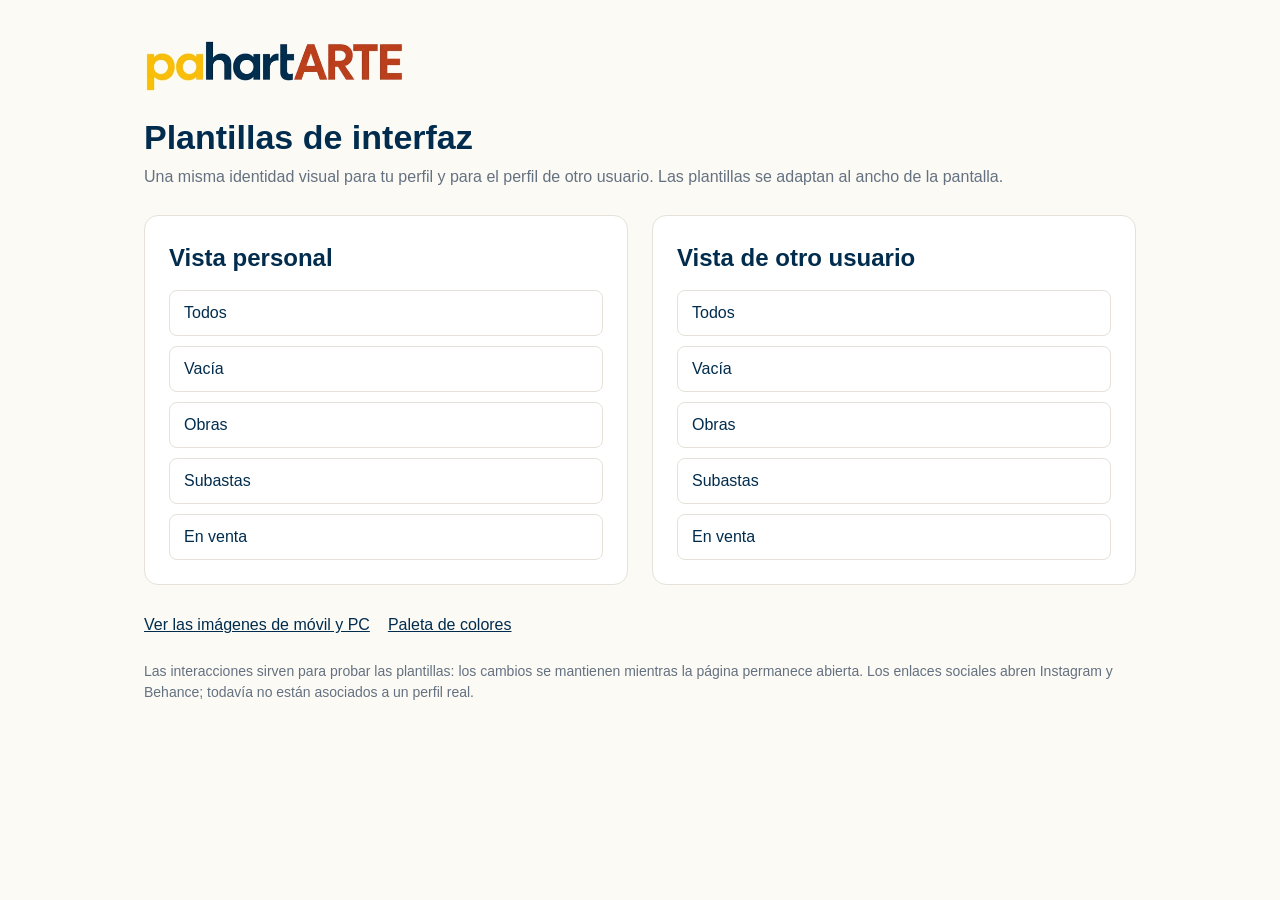
<file: index.html>
<!doctype html>
<html lang="es">
<head><meta charset="UTF-8"><meta name="viewport" content="width=device-width,initial-scale=1"><title>Plantillas de pahartARTE</title>
<style>
*{box-sizing:border-box}body{margin:0;background:#FCFAF5;color:#012C4D;font:16px/1.5 'Segoe UI',Arial,sans-serif}main{max-width:1040px;margin:auto;padding:40px 24px}header img{width:260px;max-width:100%;mix-blend-mode:darken}h1{font-size:34px;line-height:1.2;margin:18px 0 8px}p{color:#647180;margin:0 0 26px}.vistas{display:grid;grid-template-columns:1fr 1fr;gap:24px}section{padding:24px;border:1px solid #E6E1D9;border-radius:14px;background:white}h2{font-size:24px;margin:0 0 14px}nav{display:grid;gap:10px}a{color:#012C4D}nav a{padding:10px 14px;border:1px solid #E6E1D9;border-radius:8px;text-decoration:none}nav a:hover{background:#FEF3E0}footer{margin-top:28px;display:flex;flex-wrap:wrap;gap:18px}.nota{font-size:14px;margin-top:24px}@media(max-width:650px){.vistas{grid-template-columns:1fr}main{padding:24px 16px}h1{font-size:28px}}
</style></head>
<body><main><header><img src="recursos/imagenes/nombre.webp" alt="pahartARTE"><h1>Plantillas de interfaz</h1><p>Una misma identidad visual para tu perfil y para el perfil de otro usuario. Las plantillas se adaptan al ancho de la pantalla.</p></header>
<div class="vistas"><section><h2>Vista personal</h2><nav aria-label="Plantillas de mi perfil"><a href="html/vista-personal/todos.html">Todos</a><a href="html/vista-personal/vacia.html">Vacía</a><a href="html/vista-personal/obras.html">Obras</a><a href="html/vista-personal/subastas.html">Subastas</a><a href="html/vista-personal/enventa.html">En venta</a></nav></section><section><h2>Vista de otro usuario</h2><nav aria-label="Plantillas del perfil de otro usuario"><a href="html/vista-3ra-persona/todos.html">Todos</a><a href="html/vista-3ra-persona/vacia.html">Vacía</a><a href="html/vista-3ra-persona/obras.html">Obras</a><a href="html/vista-3ra-persona/subastas.html">Subastas</a><a href="html/vista-3ra-persona/enventa.html">En venta</a></nav></section></div>
<footer><a href="vista previa/index.html">Ver las imágenes de móvil y PC</a><a href="documentos/paleta-colores.pdf">Paleta de colores</a></footer>
<p class="nota">Las interacciones sirven para probar las plantillas: los cambios se mantienen mientras la página permanece abierta. Los enlaces sociales abren Instagram y Behance; todavía no están asociados a un perfil real.</p>
</main></body></html>
</file>
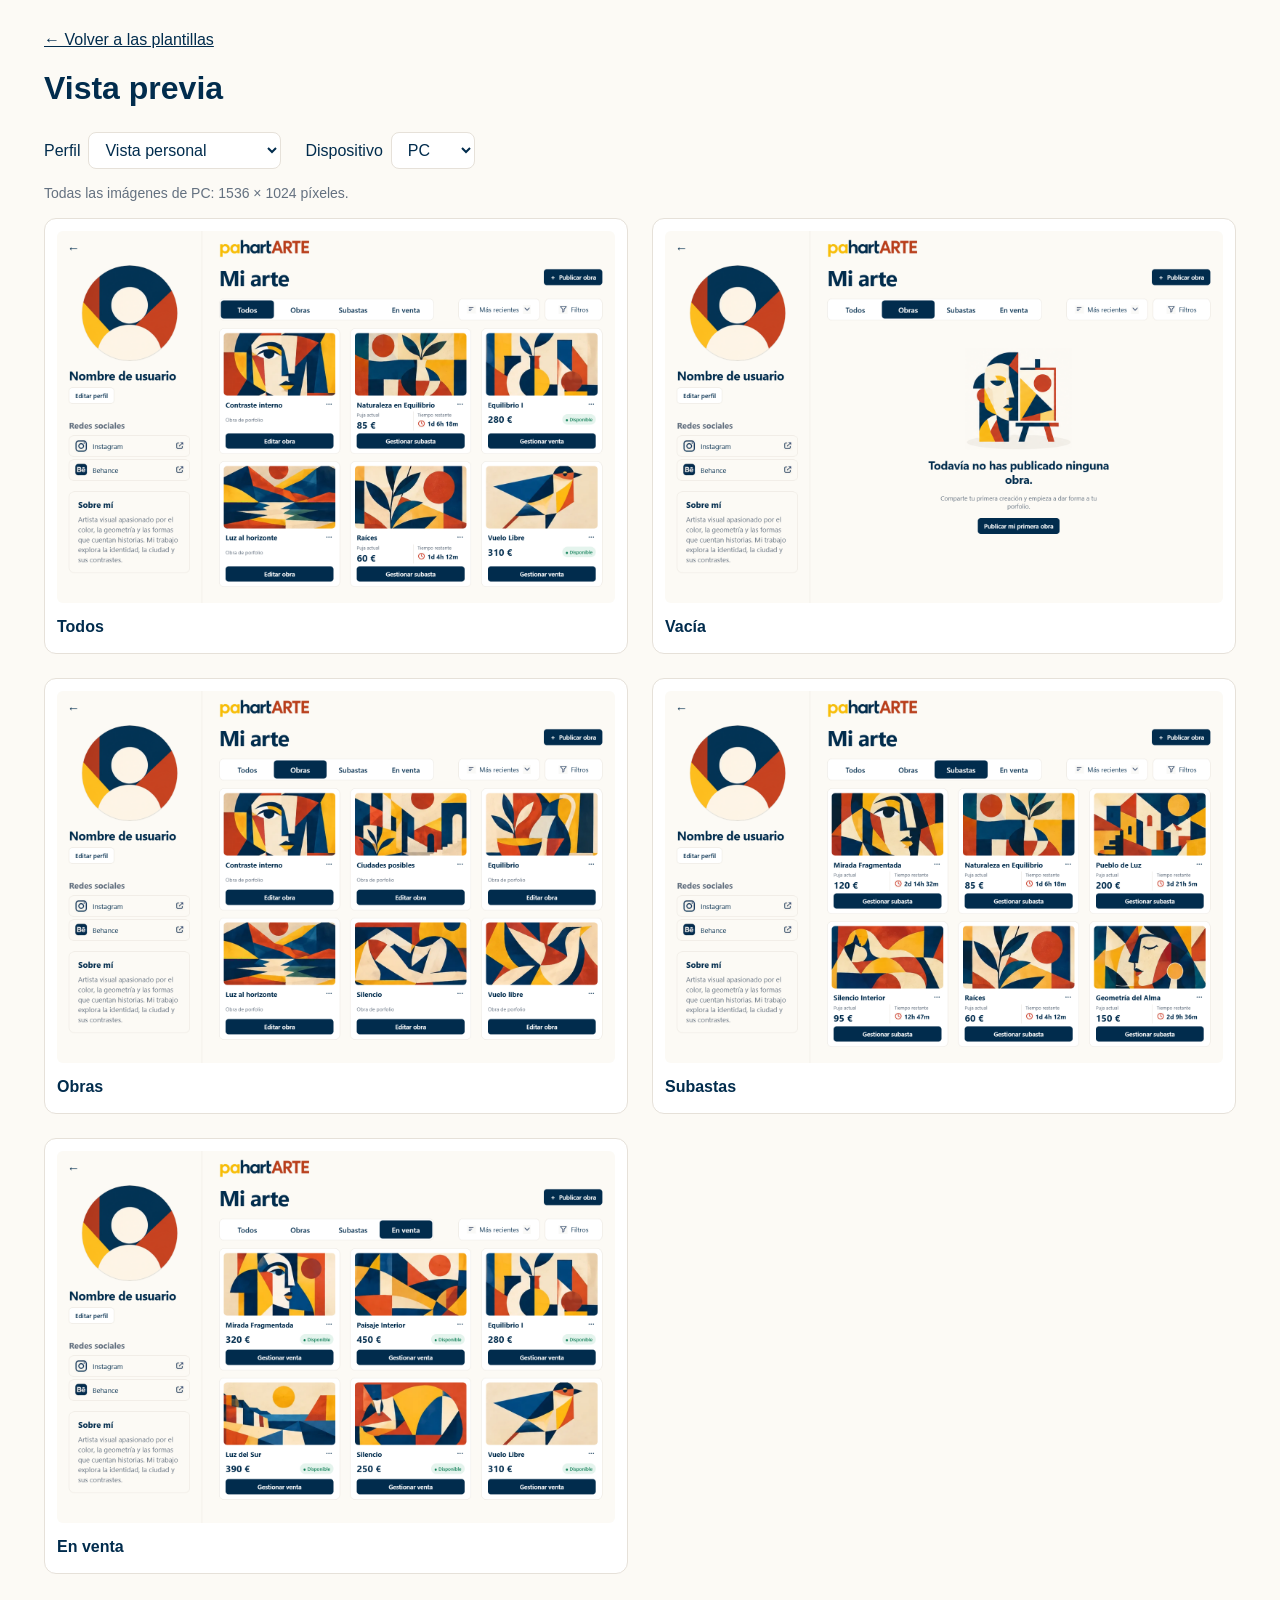
<file: vista previa/index.html>
<!doctype html>
<html lang="es"><head><meta charset="UTF-8"><meta name="viewport" content="width=device-width,initial-scale=1"><title>Vista previa de pahartARTE</title><style>
*{box-sizing:border-box}body{margin:0;background:#FCFAF5;color:#012C4D;font:16px/1.5 'Segoe UI',Arial,sans-serif}main{max-width:1240px;margin:auto;padding:28px 24px}a{color:inherit}h1{margin:12px 0 20px;font-size:32px}label{display:flex;gap:8px;align-items:center;flex-wrap:wrap}select{font:inherit;padding:8px 12px;background:white;border:1px solid #E6E1D9;border-radius:8px;color:inherit}.controles{display:flex;gap:24px;flex-wrap:wrap;margin-bottom:12px}.medidas{font-size:14px;color:#647180}.galeria{display:grid;grid-template-columns:repeat(2,minmax(0,1fr));gap:24px}.galeria.movil{grid-template-columns:repeat(3,minmax(0,1fr))}figure{margin:0;padding:12px;border:1px solid #E6E1D9;border-radius:12px;background:white}figure img{width:100%;display:block;border-radius:6px}figcaption{font-weight:600;margin:12px 0 2px}@media(max-width:720px){.galeria,.galeria.movil{grid-template-columns:1fr}main{padding:20px 16px}.galeria.movil figure{max-width:414px;width:100%;margin:auto}}
</style></head><body><main><a href="../index.html">← Volver a las plantillas</a><h1>Vista previa</h1><div class="controles"><label>Perfil <select id="vista"><option value="vista personal">Vista personal</option><option value="vista 3ra persona">Vista de otro usuario</option></select></label><label>Dispositivo <select id="dispositivo"><option value="vista pc">PC</option><option value="vista movil">Móvil</option></select></label></div><p class="medidas" aria-live="polite"></p><div class="galeria"></div></main><script>
const vistas=[['todos','Todos'],['vacia','Vacía'],['obras','Obras'],['subastas','Subastas'],['enventa','En venta']];
const perfil=document.getElementById('vista'),dispositivo=document.getElementById('dispositivo'),galeria=document.querySelector('.galeria');
function mostrar(){galeria.classList.toggle('movil',dispositivo.value==='vista movil');document.querySelector('.medidas').textContent=dispositivo.value==='vista pc'?'Todas las imágenes de PC: 1536 × 1024 píxeles.':'Todas las imágenes de móvil: 390 × 844 píxeles. Capturas del área visible; el contenido continúa al desplazarse.';galeria.innerHTML=vistas.map(([id,nombre])=>{const src=encodeURI(perfil.value+'/'+dispositivo.value+'/'+id+'.png');return `<figure><a href="${src}" target="_blank" rel="noopener"><img src="${src}" alt="${nombre}, ${perfil.value}, ${dispositivo.value}"></a><figcaption>${nombre}</figcaption></figure>`;}).join('');}
perfil.addEventListener('change',mostrar);dispositivo.addEventListener('change',mostrar);mostrar();
</script></body></html>
</file>
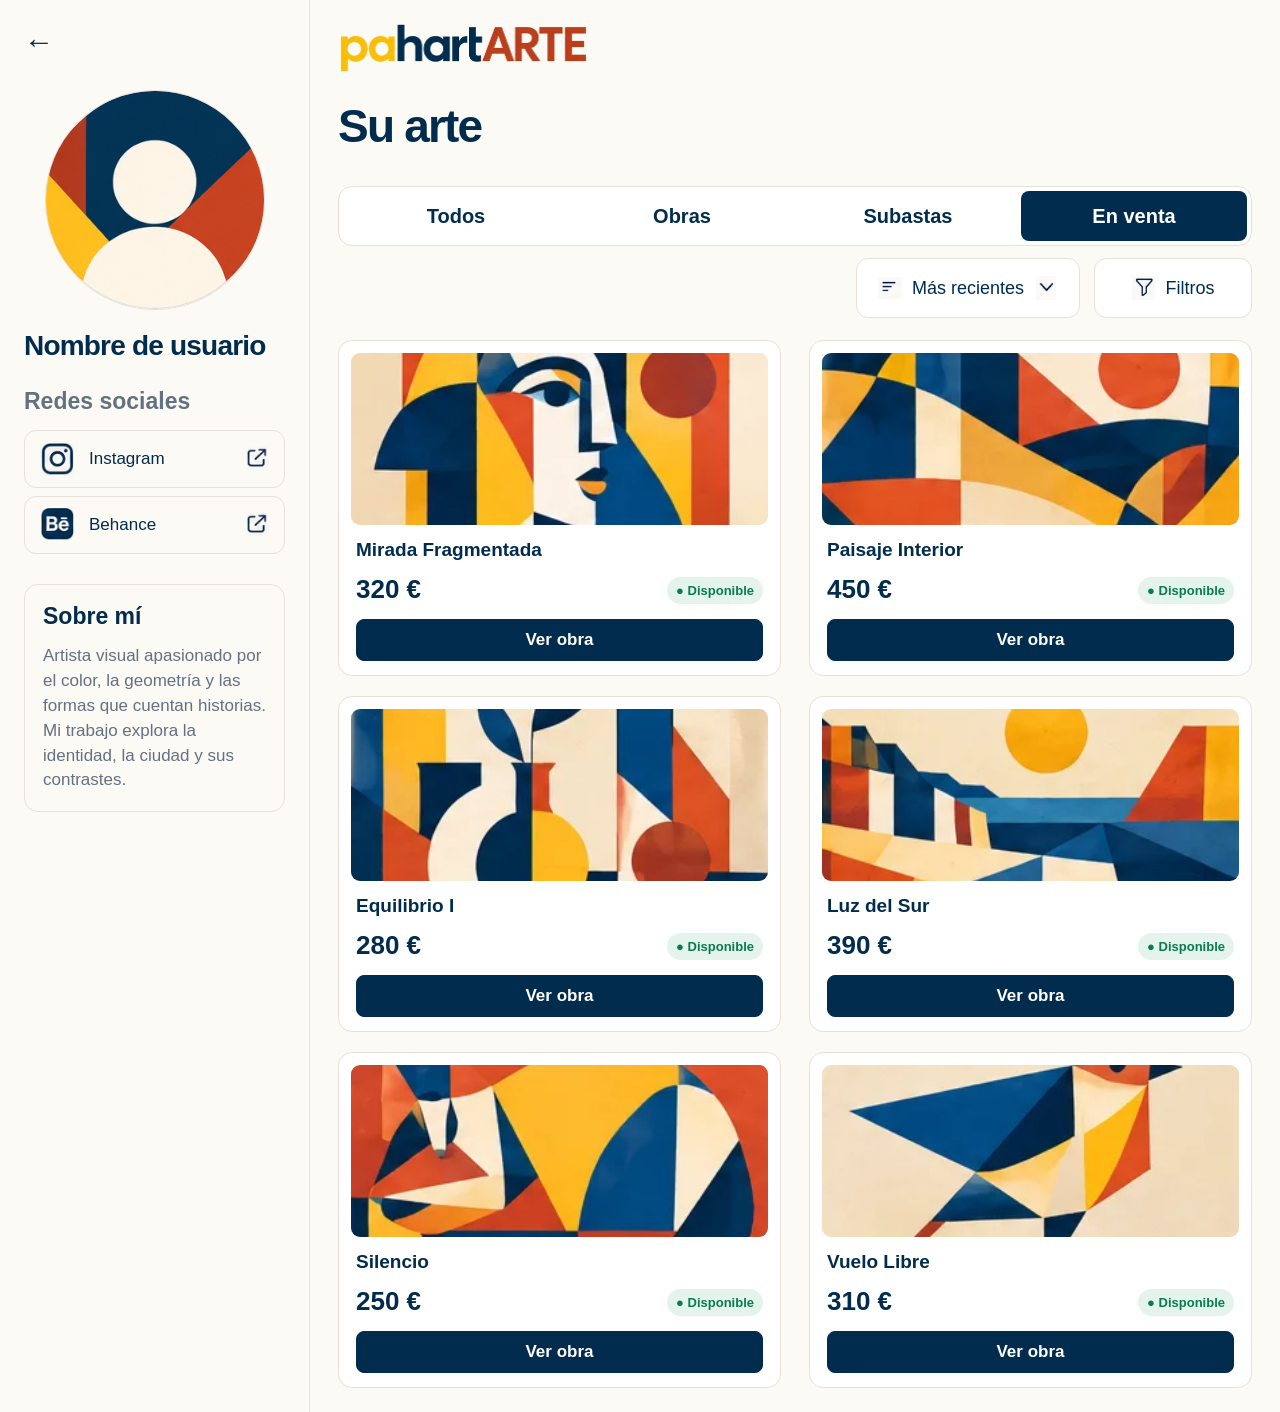
<file: html/vista-3ra-persona/enventa.html>
<!doctype html>
<html lang="es">
<head><meta charset="UTF-8"><meta name="viewport" content="width=device-width,initial-scale=1"><title>pahartARTE · Perfil de otro usuario · En venta</title><link rel="stylesheet" href="../../recursos/estilos.css"></head>
<body data-vista="tercera" data-pantalla="enventa"><div id="pantalla" class="pantalla"></div><script src="../../recursos/app.js"></script></body>
</html>
</file>
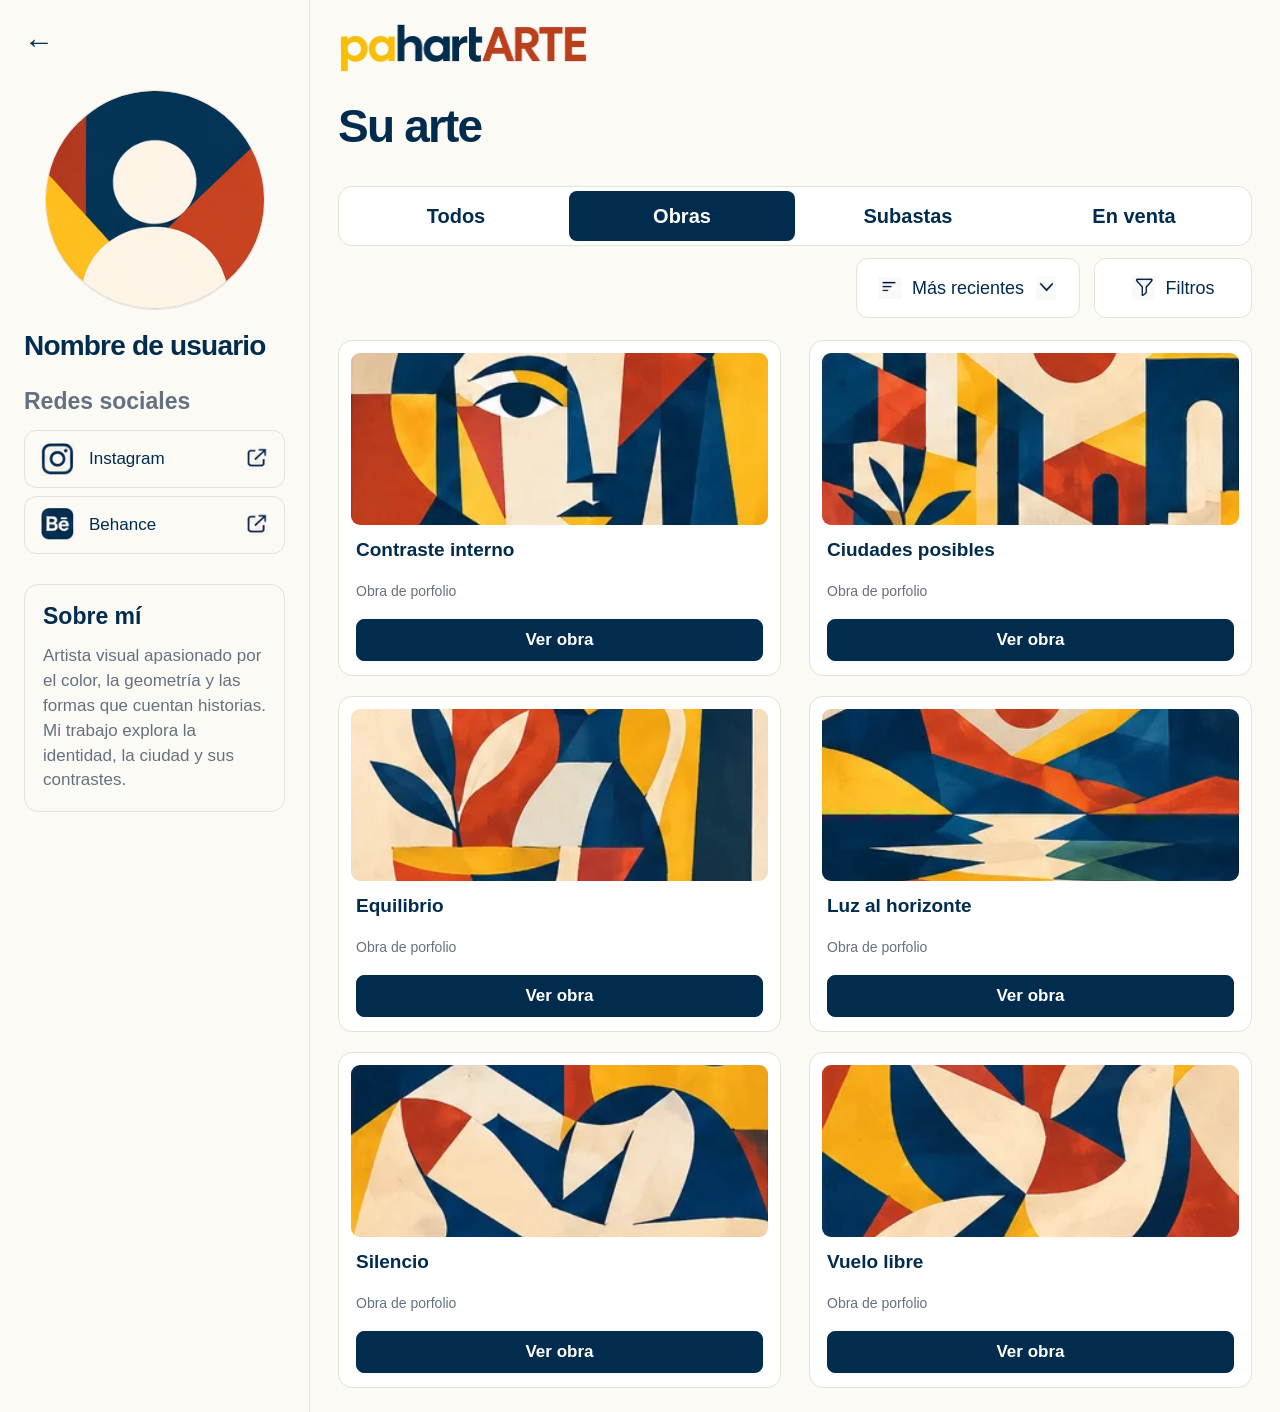
<file: html/vista-3ra-persona/obras.html>
<!doctype html>
<html lang="es">
<head><meta charset="UTF-8"><meta name="viewport" content="width=device-width,initial-scale=1"><title>pahartARTE · Perfil de otro usuario · Obras</title><link rel="stylesheet" href="../../recursos/estilos.css"></head>
<body data-vista="tercera" data-pantalla="obras"><div id="pantalla" class="pantalla"></div><script src="../../recursos/app.js"></script></body>
</html>
</file>
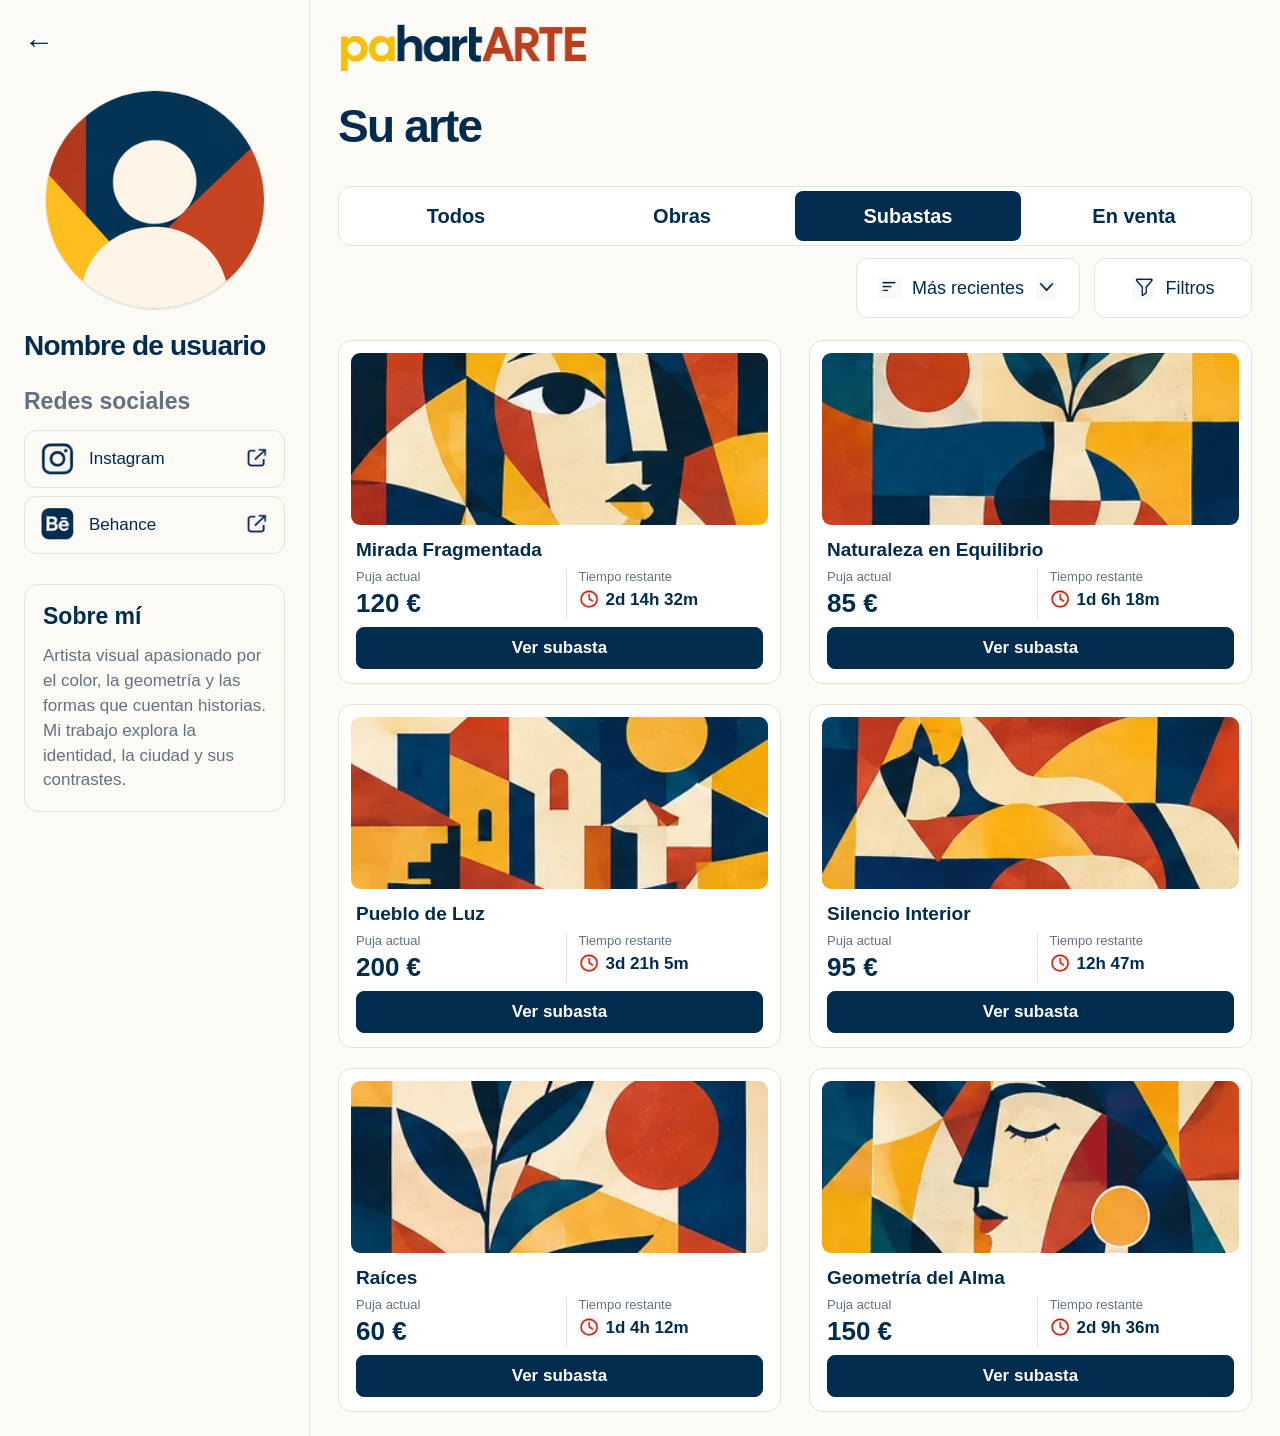
<file: html/vista-3ra-persona/subastas.html>
<!doctype html>
<html lang="es">
<head><meta charset="UTF-8"><meta name="viewport" content="width=device-width,initial-scale=1"><title>pahartARTE · Perfil de otro usuario · Subastas</title><link rel="stylesheet" href="../../recursos/estilos.css"></head>
<body data-vista="tercera" data-pantalla="subastas"><div id="pantalla" class="pantalla"></div><script src="../../recursos/app.js"></script></body>
</html>
</file>
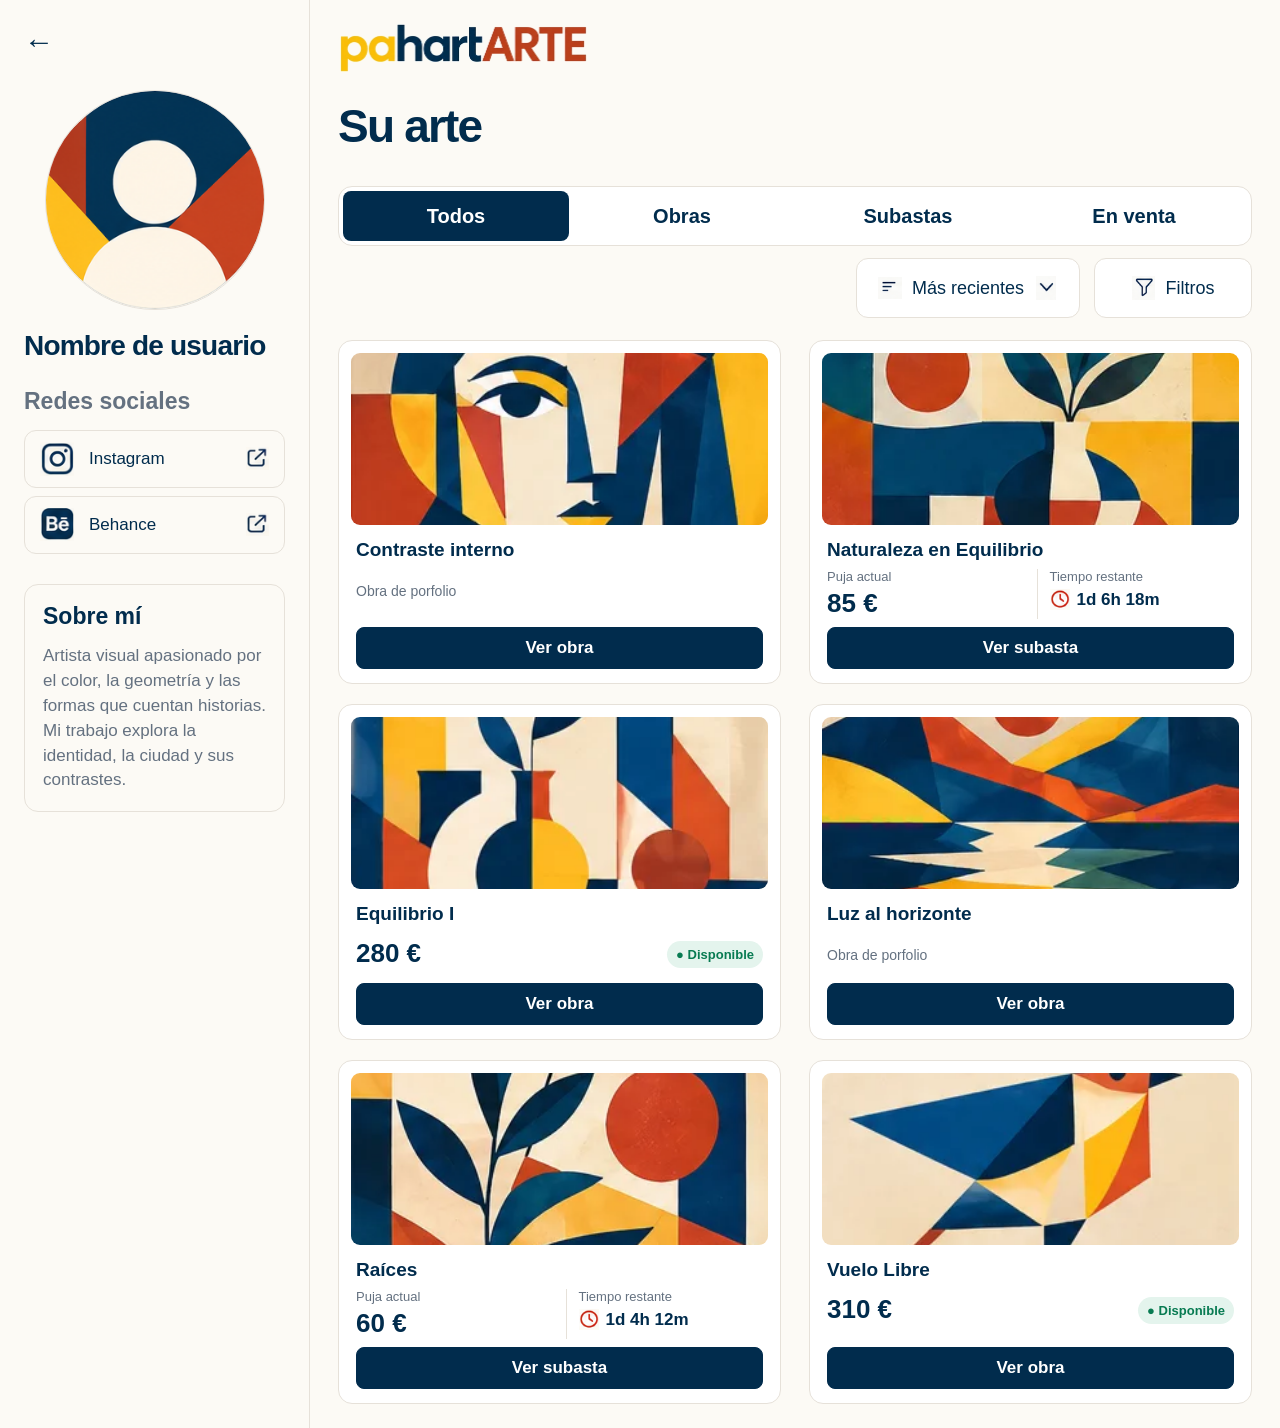
<file: html/vista-3ra-persona/todos.html>
<!doctype html>
<html lang="es">
<head><meta charset="UTF-8"><meta name="viewport" content="width=device-width,initial-scale=1"><title>pahartARTE · Perfil de otro usuario · Todos</title><link rel="stylesheet" href="../../recursos/estilos.css"></head>
<body data-vista="tercera" data-pantalla="todos"><div id="pantalla" class="pantalla"></div><script src="../../recursos/app.js"></script></body>
</html>
</file>
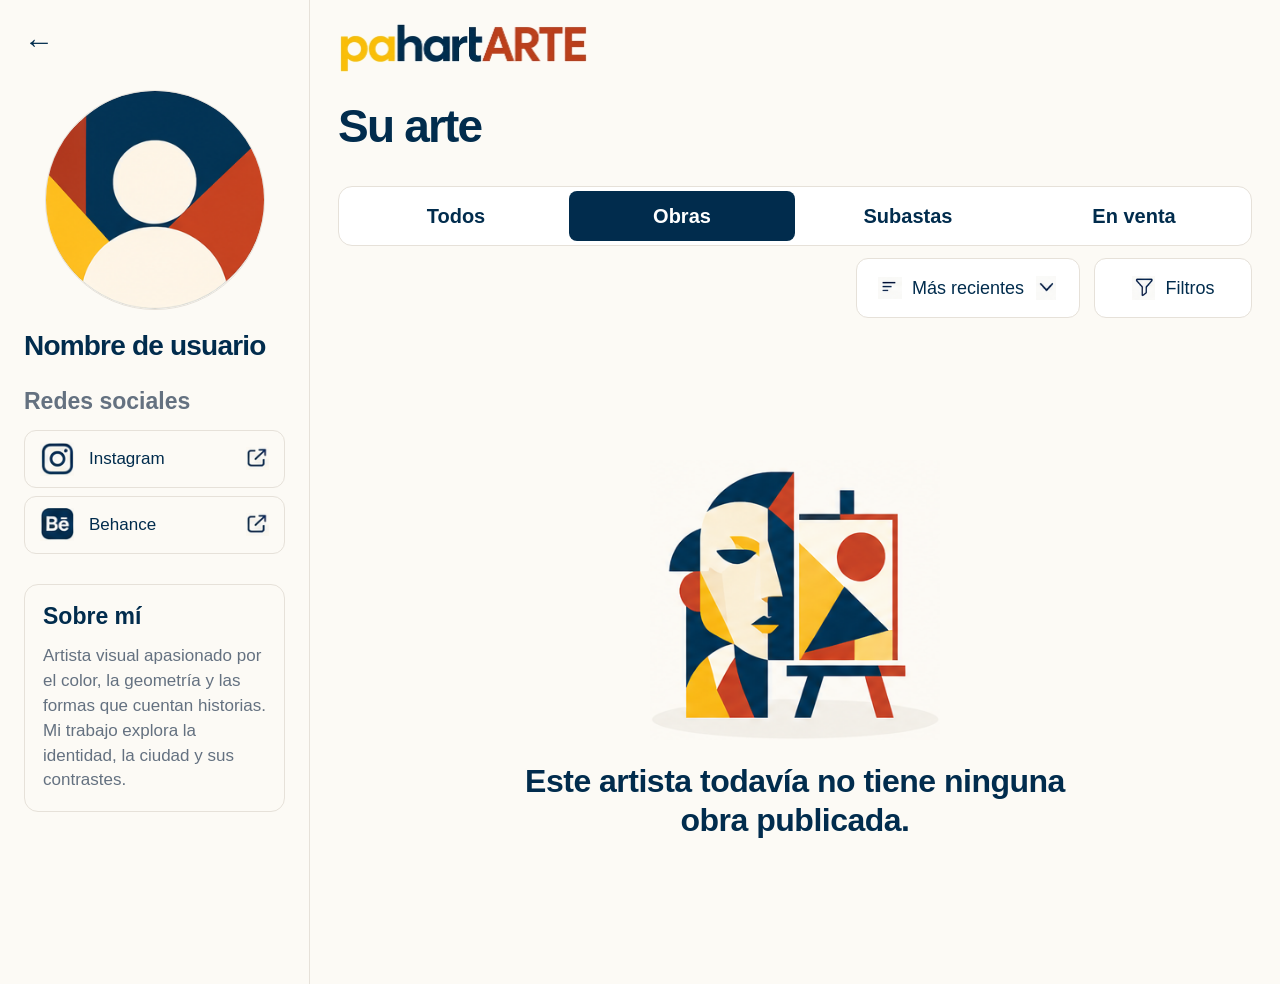
<file: html/vista-3ra-persona/vacia.html>
<!doctype html>
<html lang="es">
<head><meta charset="UTF-8"><meta name="viewport" content="width=device-width,initial-scale=1"><title>pahartARTE · Perfil de otro usuario · Vacía</title><link rel="stylesheet" href="../../recursos/estilos.css"></head>
<body data-vista="tercera" data-pantalla="vacia"><div id="pantalla" class="pantalla"></div><script src="../../recursos/app.js"></script></body>
</html>
</file>
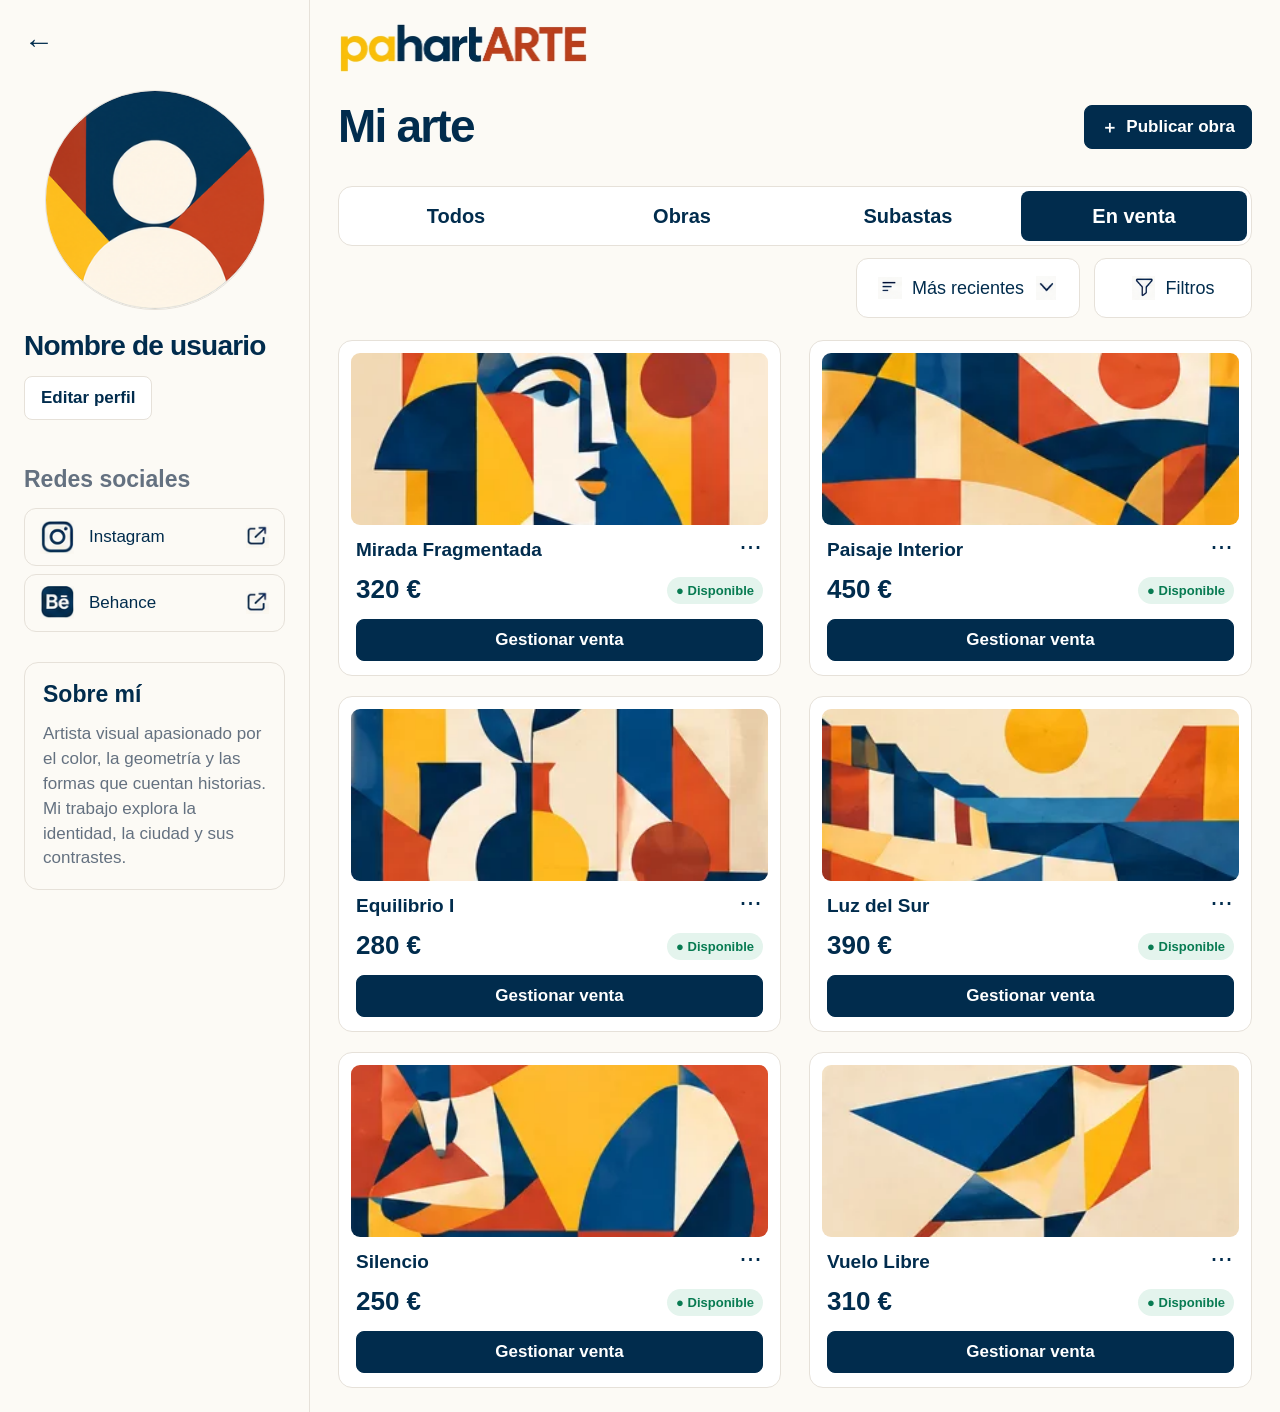
<file: html/vista-personal/enventa.html>
<!doctype html>
<html lang="es">
<head><meta charset="UTF-8"><meta name="viewport" content="width=device-width,initial-scale=1"><title>pahartARTE · Mi perfil · En venta</title><link rel="stylesheet" href="../../recursos/estilos.css"></head>
<body data-vista="personal" data-pantalla="enventa"><div id="pantalla" class="pantalla"></div><script src="../../recursos/app.js"></script></body>
</html>
</file>
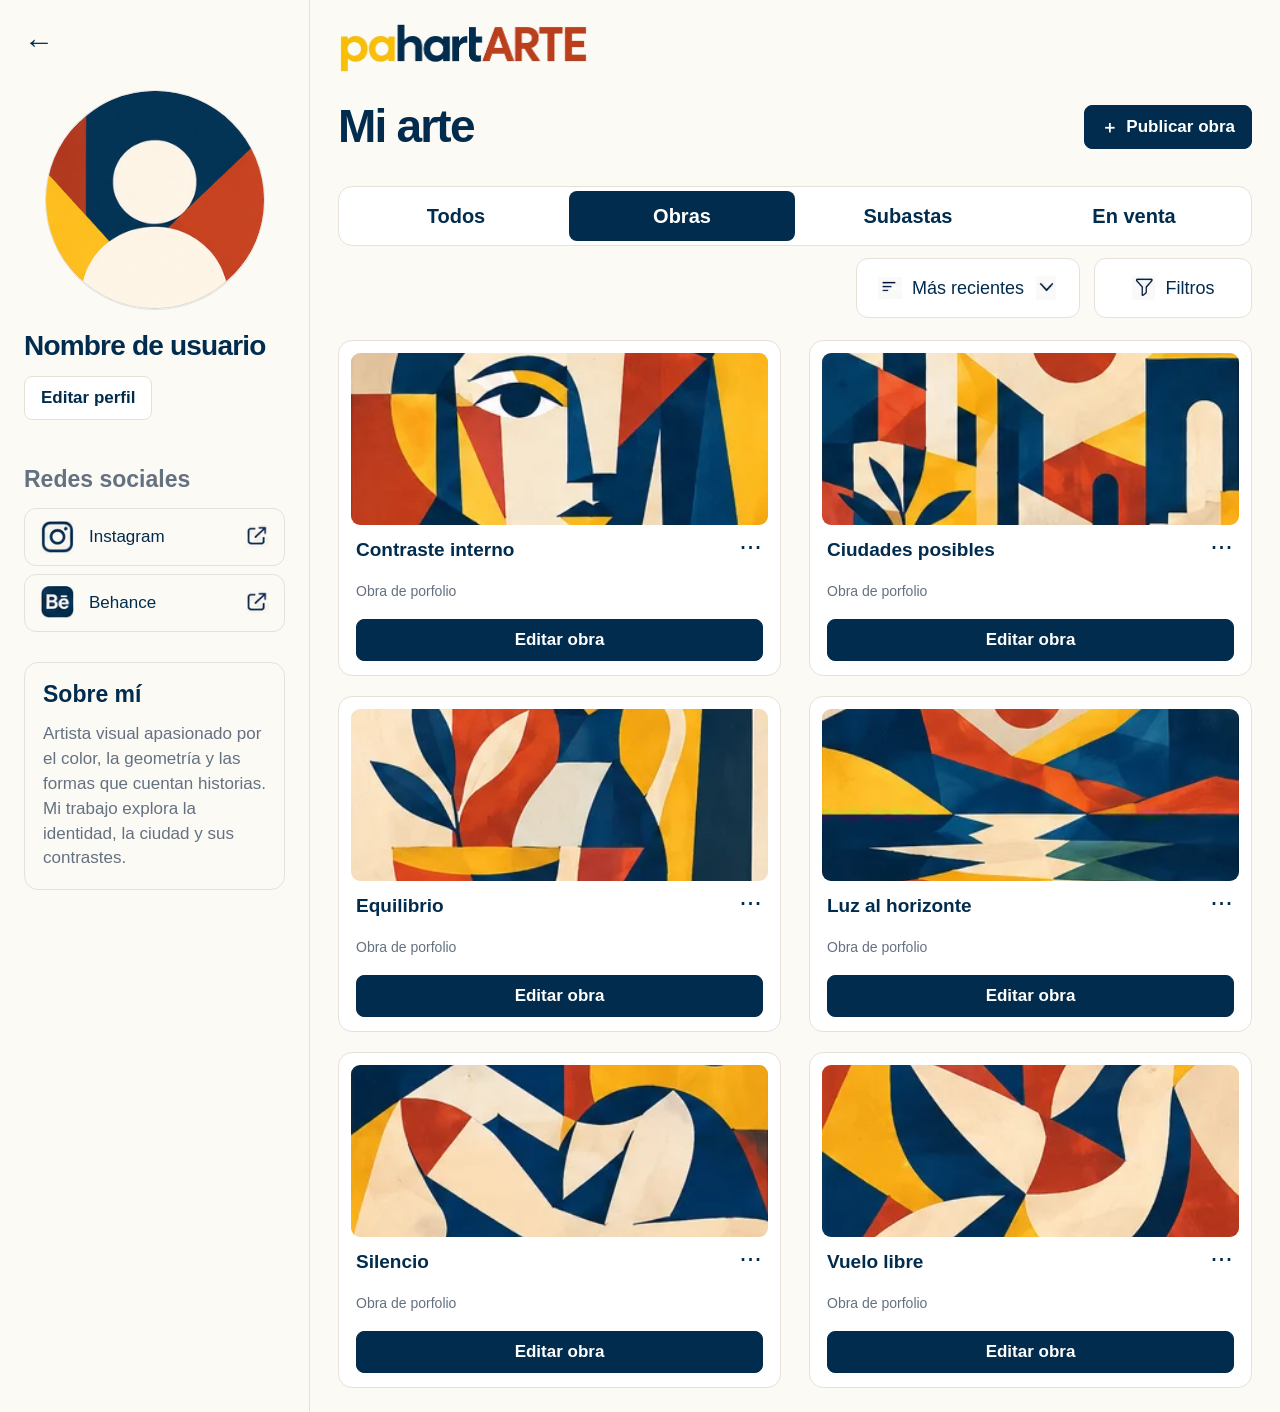
<file: html/vista-personal/obras.html>
<!doctype html>
<html lang="es">
<head><meta charset="UTF-8"><meta name="viewport" content="width=device-width,initial-scale=1"><title>pahartARTE · Mi perfil · Obras</title><link rel="stylesheet" href="../../recursos/estilos.css"></head>
<body data-vista="personal" data-pantalla="obras"><div id="pantalla" class="pantalla"></div><script src="../../recursos/app.js"></script></body>
</html>
</file>
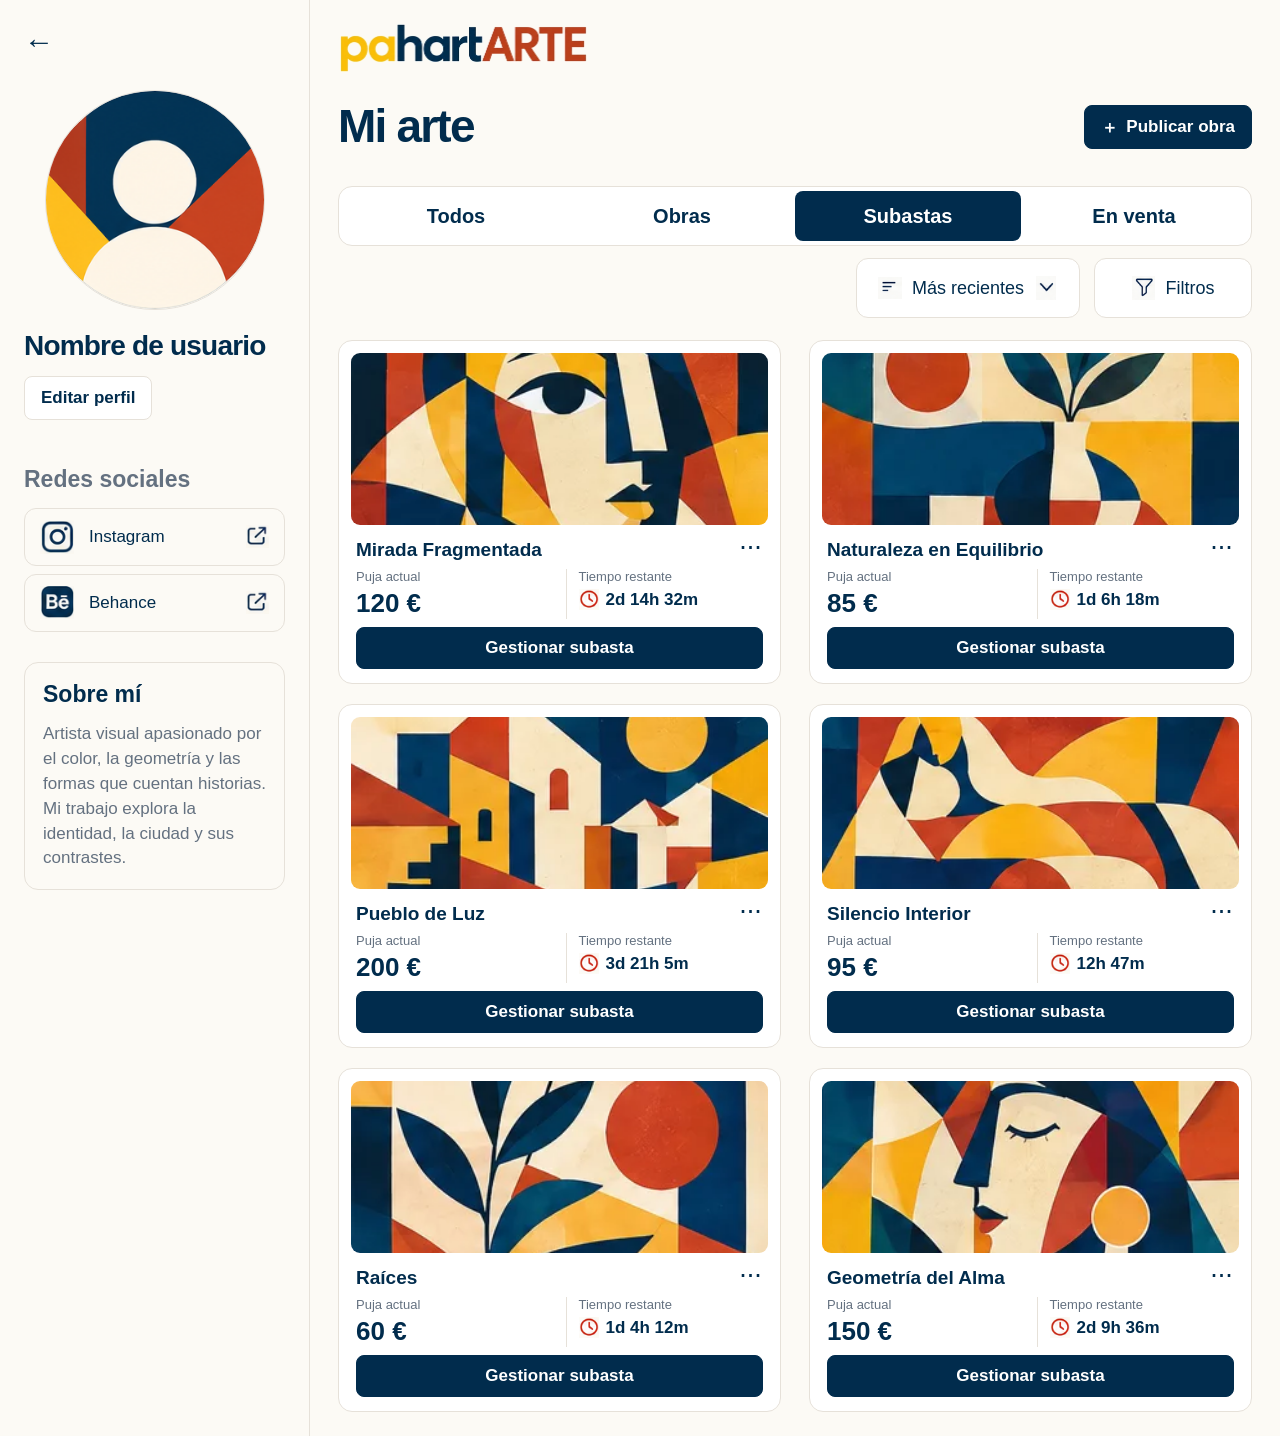
<file: html/vista-personal/subastas.html>
<!doctype html>
<html lang="es">
<head><meta charset="UTF-8"><meta name="viewport" content="width=device-width,initial-scale=1"><title>pahartARTE · Mi perfil · Subastas</title><link rel="stylesheet" href="../../recursos/estilos.css"></head>
<body data-vista="personal" data-pantalla="subastas"><div id="pantalla" class="pantalla"></div><script src="../../recursos/app.js"></script></body>
</html>
</file>
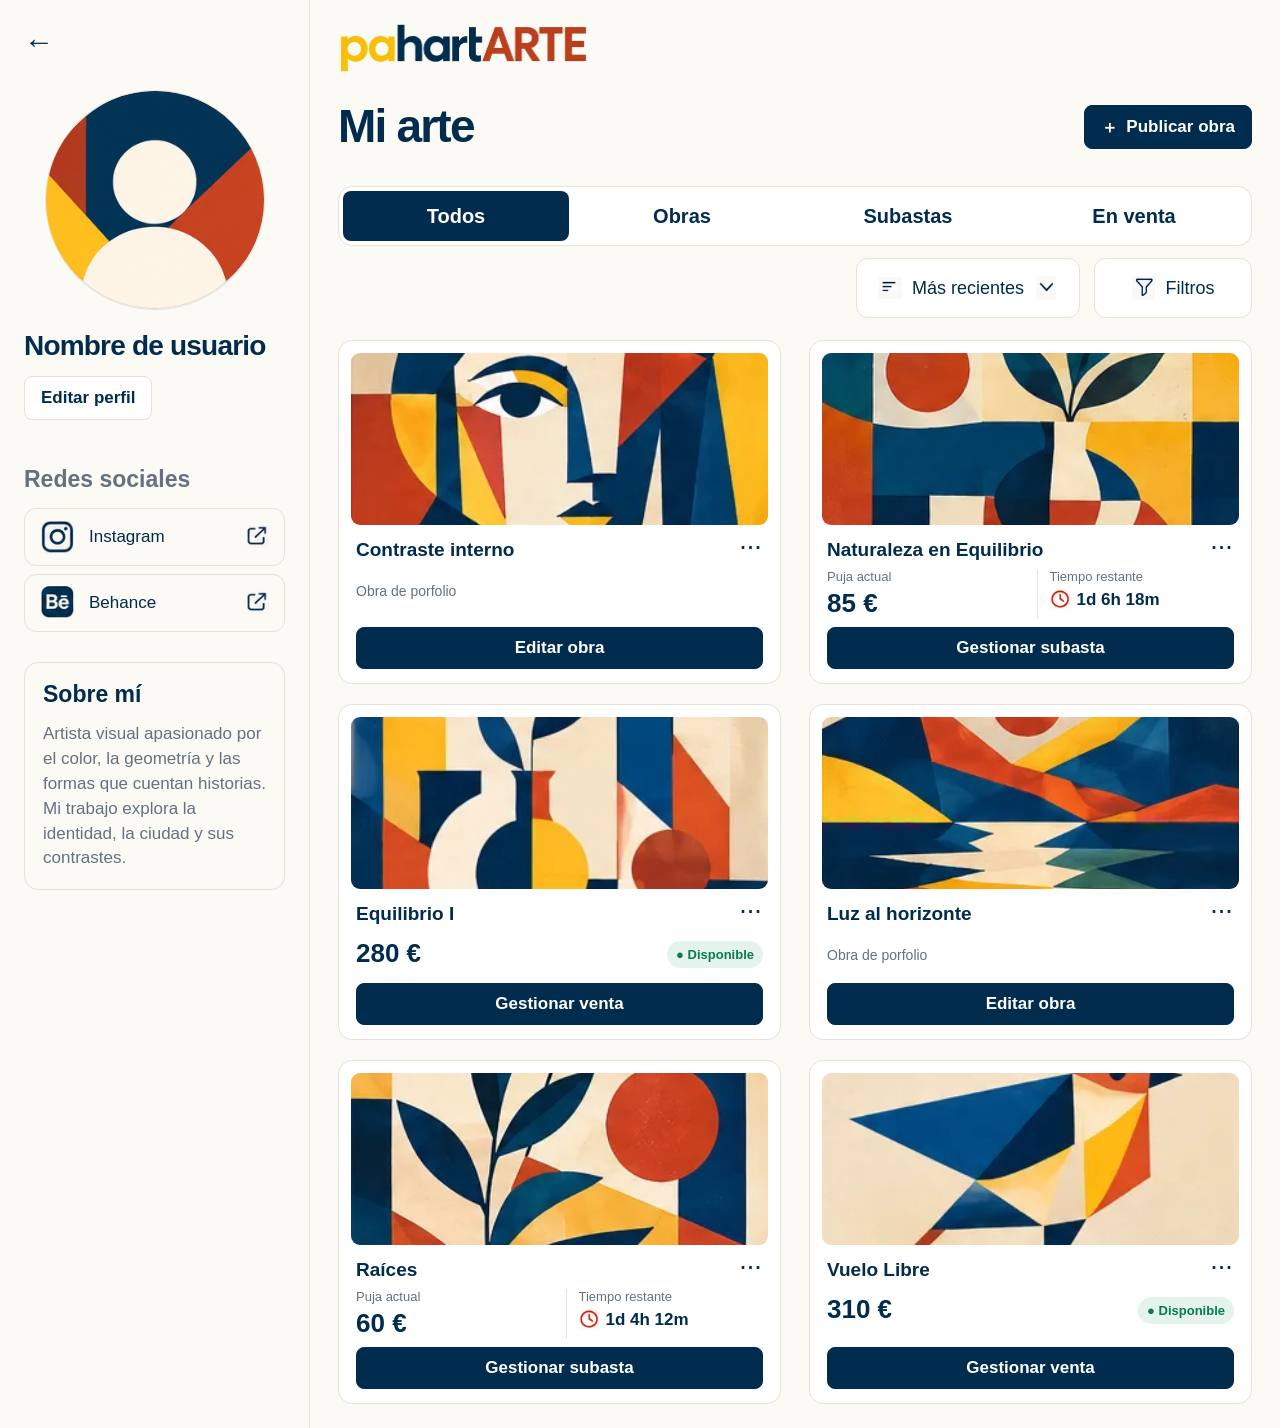
<file: html/vista-personal/todos.html>
<!doctype html>
<html lang="es">
<head><meta charset="UTF-8"><meta name="viewport" content="width=device-width,initial-scale=1"><title>pahartARTE · Mi perfil · Todos</title><link rel="stylesheet" href="../../recursos/estilos.css"></head>
<body data-vista="personal" data-pantalla="todos"><div id="pantalla" class="pantalla"></div><script src="../../recursos/app.js"></script></body>
</html>
</file>
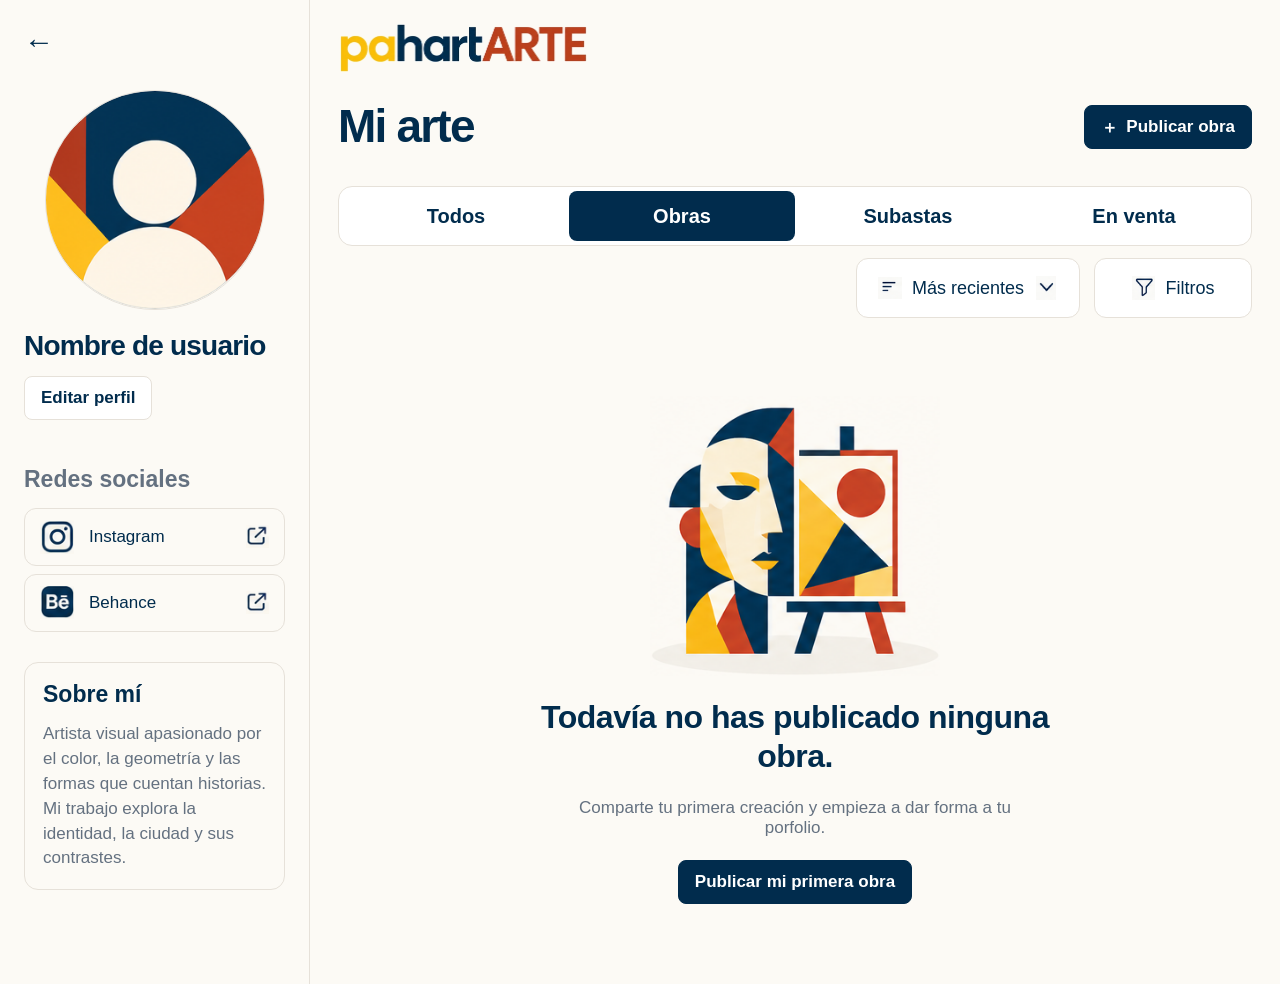
<file: html/vista-personal/vacia.html>
<!doctype html>
<html lang="es">
<head><meta charset="UTF-8"><meta name="viewport" content="width=device-width,initial-scale=1"><title>pahartARTE · Mi perfil · Vacía</title><link rel="stylesheet" href="../../recursos/estilos.css"></head>
<body data-vista="personal" data-pantalla="vacia"><div id="pantalla" class="pantalla"></div><script src="../../recursos/app.js"></script></body>
</html>
</file>
<file: recursos/estilos.css>
:root {
  --pa-azul:#012C4D; --pa-amarillo:#F9BE09; --pa-rojo:#BB3E1C; --pa-crema:#FEF3E0;
  --pa-fondo:#FCFAF5; --pa-superficie:#FFFFFF; --pa-secundario:#647180; --pa-borde:#E6E1D9;
  --pa-exito:#087B52; --pa-exito-fondo:#E4F4ED;
  color:var(--pa-azul); background:var(--pa-fondo); font-family:'Segoe UI',Arial,sans-serif; color-scheme:light;
}
*{box-sizing:border-box} body{margin:0} button,input,select,textarea{font:inherit} button,a,summary{cursor:pointer}
button,a{touch-action:manipulation} button{color:inherit} [hidden]{display:none!important}
a{color:inherit} button:focus-visible,a:focus-visible,input:focus-visible,select:focus-visible,summary:focus-visible{outline:3px solid var(--pa-amarillo);outline-offset:3px}
.pantalla{min-height:100vh;display:grid;grid-template-columns:400px minmax(0,1fr);grid-template-rows:76px 1fr;grid-template-areas:'perfil marca' 'perfil contenido';background:var(--pa-fondo)}
.marca{grid-area:marca;padding:23px 35px 0 46px;display:flex;align-items:flex-start}
.marca img{width:250px;height:50px;object-fit:contain;mix-blend-mode:darken}
.perfil{grid-area:perfil;padding:28px 33px;border-right:1px solid var(--pa-borde);min-width:0;background:var(--pa-fondo)}
.volver{display:inline-flex;text-decoration:none;align-items:center;gap:8px;width:36px;height:36px;font-size:30px;line-height:1}
.avatar{width:264px;height:264px;border-radius:50%;display:block;margin:30px auto 20px;object-fit:cover;border:1px solid var(--pa-borde)}
.nombre{margin:0 0 10px;font-size:34px;line-height:1.15;letter-spacing:-.8px;font-weight:750;overflow-wrap:anywhere}
.editar-perfil{margin:4px 0 20px;min-height:38px;padding:6px 12px;font-size:15px}
.redes{margin-top:26px}.redes h2{font-size:23px;color:var(--pa-secundario);line-height:1.2;margin:0 0 14px}
.enlace-red{display:flex;align-items:center;gap:15px;border:1px solid var(--pa-borde);border-radius:12px;min-height:58px;padding:10px 15px;background:var(--pa-fondo);text-decoration:none;margin-bottom:8px;font-size:19px}
.enlace-red .red-icono{width:34px;height:34px;object-fit:contain;mix-blend-mode:darken}.externo{margin-left:auto;width:23px;height:23px;object-fit:contain;mix-blend-mode:darken}
.sobre{margin-top:30px;border:1px solid var(--pa-borde);padding:21px 24px;border-radius:14px;font-size:19px;line-height:1.46;color:var(--pa-secundario)}
.sobre summary{list-style:none;color:var(--pa-azul);font-size:23px;font-weight:700;line-height:1.2}.sobre summary::-webkit-details-marker{display:none}.sobre p{margin:14px 0 0}
.principal{grid-area:contenido;padding:10px 35px 24px 46px;min-width:0;position:relative}
.encabezado{display:flex;align-items:center;justify-content:space-between;gap:20px;min-height:82px}
h1{font-size:60px;line-height:1.08;letter-spacing:-1.8px;margin:0;font-weight:760}
.boton{min-height:44px;display:inline-flex;align-items:center;justify-content:center;gap:8px;padding:9px 16px;border:1px solid var(--pa-borde);border-radius:8px;background:var(--pa-superficie);color:var(--pa-azul);font-size:17px;font-weight:600;text-decoration:none}
.boton-principal{background:var(--pa-azul);color:var(--pa-superficie);border-color:var(--pa-azul)}
.barra{display:flex;align-items:center;justify-content:space-between;gap:24px;margin:18px 0 22px;min-height:60px}
.pestanas{display:grid;grid-template-columns:repeat(4,1fr);border:1px solid var(--pa-borde);padding:4px;border-radius:14px;width:592px;flex-shrink:0;height:60px;background:var(--pa-superficie)}
.pestana{display:flex;align-items:center;justify-content:center;text-decoration:none;font-size:20px;font-weight:600;border-radius:8px}.pestana.activa{background:var(--pa-azul);color:var(--pa-superficie)}
.herramientas{display:flex;gap:14px}.control{height:60px;padding:0 16px;border:1px solid var(--pa-borde);border-radius:12px;background:var(--pa-superficie);display:flex;align-items:center;justify-content:center;gap:10px;font-size:18px;white-space:nowrap}.orden{width:224px}.filtros{width:158px}.icono{width:24px;height:24px;object-fit:contain;mix-blend-mode:darken}
.rejilla{display:grid;grid-template-columns:repeat(3,minmax(0,1fr));gap:20px 28px;align-items:stretch}
.tarjeta{border:1px solid var(--pa-borde);border-radius:14px;padding:12px;background:var(--pa-superficie);min-width:0;display:flex;flex-direction:column}
.arte{display:block;width:100%;height:172px;object-fit:cover;border-radius:9px;flex-shrink:0}
.titulo-fila{display:flex;align-items:center;justify-content:space-between;gap:8px;min-height:38px;margin:6px 5px 0}.titulo{font-size:19px;line-height:1.2;font-weight:700;margin:0;overflow-wrap:anywhere}
.mas{border:0;padding:0 0 7px;background:transparent;font-size:27px;line-height:1;min-width:25px;min-height:32px}
.informacion{min-height:42px;display:flex;align-items:center;justify-content:space-between;gap:6px;margin:0 5px 8px}.precio{font-size:26px;line-height:1.15;font-weight:750;white-space:nowrap}.disponible{font-size:13px;font-weight:600;color:var(--pa-exito);background:var(--pa-exito-fondo);padding:6px 9px;border-radius:20px;white-space:nowrap}
.subasta-datos{display:grid;grid-template-columns:1fr 1fr;gap:12px;margin:0 5px 8px;min-height:50px}.subasta-datos>div+div{border-left:1px solid var(--pa-borde);padding-left:12px}.etiqueta{font-size:13px;display:block;margin-bottom:5px;color:var(--pa-secundario)}.tiempo{display:flex;align-items:center;gap:6px;font-size:17px;font-weight:700;white-space:nowrap}.tiempo .icono{width:21px;height:21px}
.tipo-porfolio{font-size:14px;color:var(--pa-secundario);margin:2px 5px 8px;min-height:40px;display:flex;align-items:center}
.accion{margin:3px 5px 2px;min-height:42px;width:calc(100% - 10px);font-size:17px;margin-top:auto}
.vacia{min-height:620px;display:flex;align-items:center;justify-content:center;flex-direction:column;gap:22px;text-align:center}.vacia img{width:290px;height:280px;object-fit:contain;mix-blend-mode:darken}.vacia h2{max-width:580px;font-size:32px;line-height:1.22;margin:0;letter-spacing:-.5px}.vacia p{max-width:450px;font-size:17px;color:var(--pa-secundario);margin:0}
.filtro-panel{position:absolute;z-index:2;right:35px;top:185px;background:var(--pa-superficie);border:1px solid var(--pa-borde);border-radius:12px;padding:18px;box-shadow:0 10px 30px #012C4D15}.filtro-panel label{display:block;margin-bottom:8px}.filtro-panel select{padding:8px;border:1px solid var(--pa-borde);border-radius:8px;background:var(--pa-superficie)}
.aviso{font-size:14px;color:var(--pa-secundario);margin:12px 0 0;min-height:0}.aviso:empty{display:none}
dialog{width:min(520px,calc(100% - 32px));border:1px solid var(--pa-borde);border-radius:14px;padding:24px;background:var(--pa-superficie);color:var(--pa-azul)}dialog::backdrop{background:#012C4D66}dialog h2{font-size:25px;margin:0 0 18px}dialog label{display:block;font-size:15px;margin:14px 0 6px}dialog input,dialog select,dialog textarea{display:block;width:100%;padding:10px;border:1px solid var(--pa-borde);border-radius:8px;background:var(--pa-superficie);color:var(--pa-azul)}.dialogo-acciones{display:flex;justify-content:flex-end;gap:10px;flex-wrap:wrap;margin-top:22px}.detalle-imagen{width:100%;max-height:280px;object-fit:contain;border-radius:10px}
@media(min-width:761px) and (max-width:1350px){.pantalla{grid-template-columns:310px minmax(0,1fr)}.perfil{padding:24px}.avatar{width:220px;height:220px}.nombre{font-size:28px}.marca{padding-left:28px}.principal{padding-left:28px;padding-right:28px}.barra{flex-wrap:wrap;gap:12px}.pestanas{width:100%}.herramientas{margin-left:auto}.rejilla{grid-template-columns:repeat(2,minmax(0,1fr))}.encabezado h1{font-size:46px}.sobre{padding:18px;font-size:17px}.enlace-red{font-size:17px}}
@media(max-width:760px){
 .pantalla{display:flex;flex-direction:column;min-height:100vh}.marca{padding:12px 16px 8px;align-items:center;border-bottom:1px solid var(--pa-borde);height:58px;flex-shrink:0}.marca img{width:176px;height:35px}.perfil{border-right:0;border-bottom:1px solid var(--pa-borde);padding:12px 16px}.volver{display:none}.perfil-arriba{display:flex;align-items:center;gap:14px}.avatar{width:68px;height:68px;margin:0;flex-shrink:0}.perfil-identidad{flex:1;min-width:0}.nombre{font-size:20px;letter-spacing:-.3px;margin:0;line-height:1.2}.editar-perfil{font-size:12px;min-height:30px;padding:4px 9px;margin:7px 0 0}.redes{margin-top:12px;display:flex;gap:8px}.redes h2{display:none}.enlace-red{min-height:38px;flex:1;min-width:0;padding:7px 9px;margin:0;gap:8px;font-size:13px;border-radius:8px}.enlace-red .red-icono{width:23px;height:23px}.externo{width:15px;height:15px}.sobre{padding:0;border:0;border-radius:0;margin-top:10px;font-size:14px;line-height:1.4}.sobre summary{font-size:13px;min-height:24px;display:flex;align-items:center;justify-content:space-between}.sobre summary::after{content:'⌄';font-size:17px}.sobre[open] summary::after{content:'⌃'}.sobre p{margin:8px 0 3px}.principal{padding:14px 16px 24px}.encabezado{min-height:44px;gap:10px}h1{font-size:34px;letter-spacing:-.7px}.boton{min-height:40px;font-size:14px;padding:8px 11px}.publicar{font-size:13px;white-space:nowrap}.barra{display:flex;flex-direction:column;gap:10px;margin:14px 0 16px;align-items:stretch;min-height:0}.pestanas{width:100%;height:46px;border-radius:10px;padding:3px}.pestana{font-size:13px;border-radius:7px}.herramientas{justify-content:space-between;gap:10px}.control{height:40px;font-size:13px;padding:0 11px;border-radius:8px;gap:7px}.orden{width:calc(100% - 108px);justify-content:space-between}.filtros{width:98px}.icono{width:18px;height:18px}.rejilla{grid-template-columns:1fr;gap:16px}.tarjeta{padding:11px;border-radius:12px}.arte{height:auto;aspect-ratio:1.7}.titulo-fila{min-height:33px;margin:7px 4px 0}.titulo{font-size:18px}.mas{font-size:25px;min-width:28px;min-height:34px}.informacion{margin:2px 4px 9px;min-height:34px}.precio{font-size:24px}.disponible{font-size:12px}.subasta-datos{min-height:47px;margin:3px 4px 10px;gap:12px}.etiqueta{font-size:12px;margin-bottom:4px}.tiempo{font-size:15px;gap:5px}.tiempo .icono{width:18px;height:18px}.accion{font-size:14px;min-height:40px;margin:4px 4px 0;width:calc(100% - 8px)}.tipo-porfolio{font-size:13px;min-height:30px;margin:0 4px 4px}.vacia{min-height:365px;padding:8px 12px;gap:17px}.vacia img{width:160px;height:154px}.vacia h2{font-size:23px;line-height:1.23;max-width:320px}.vacia p{font-size:14px;max-width:285px}.filtro-panel{right:16px;top:162px;padding:14px;max-width:calc(100% - 32px)}.filtro-panel select{max-width:100%}
}
@media(max-width:360px){.nombre{font-size:18px}.publicar{font-size:12px;padding:7px 9px}.enlace-red{font-size:12px;gap:6px}.pestana{font-size:12px}}
</file>
